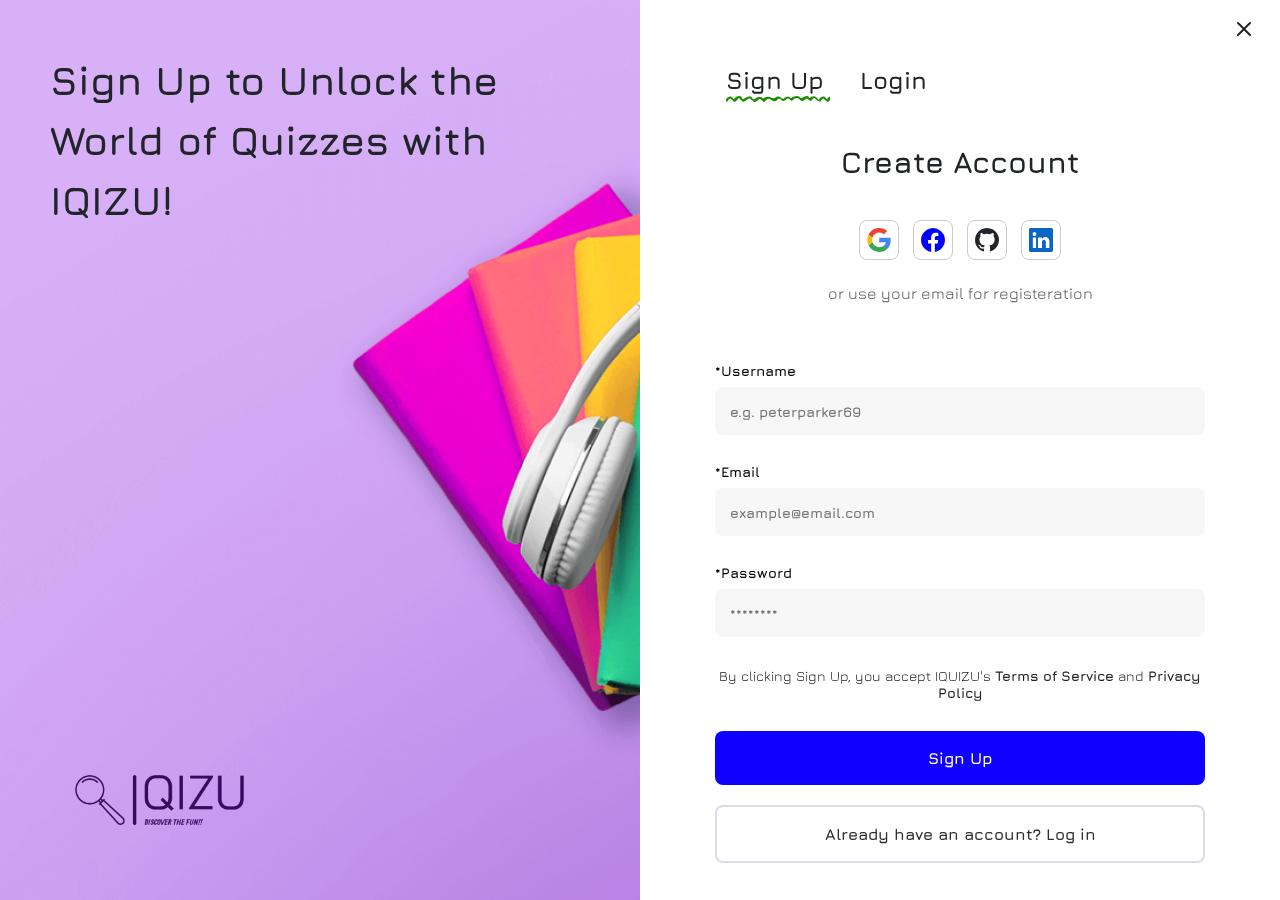
<file: login-signup.html>
<!DOCTYPE html>
    <html lang="en">
    <head>
        <meta charset="UTF-8">
        <meta name="viewport" content="width=device-width, initial-scale=1.0">
        <title>Login/Signup - IQIZU</title>
        <link rel="stylesheet" href="style.css">
        <link rel="stylesheet" href="https://cdn.jsdelivr.net/npm/bootstrap-icons@1.11.3/font/bootstrap-icons.min.css">
    </head>
    <style>
     
    </style>
    <body>
        <section id="sign" class="log-sign-container sign">
            <div class="log-img-con" style="background-image: url(img/QZ.png); background-repeat: no-repeat; background-size: cover;">
                <h1>Sign Up to Unlock the World of Quizzes with IQIZU!</h1>
                <div class="log-sign-img-container">
                    <img src="img/qizu-high-resolutio.png" alt="logo">
                </div>
            </div>
       
            <div class="log-sign-form-container">
                <div class="close">
                    <a href="index.html">
                        <i class="bi bi-x"></i>
                    </a>
                </div>
                <div class="cta-headings">
                    <a href="#" class="cta-signup"><h2>Sign Up</h2></a>
                    <a href="#" id="cta-login"><h2>Login</h2></a>
                </div>
                
                <div class="form-container sign-up">
                   
                        <h1>Create Account</h1>
                        <div class="social-icon">
                            <a href="#" class="icon"><img src="img/google-icon-logo-svgrepo-com.svg" alt=""  style="width: 24px;"></a>
                            <a href="#" class="icon"><i class="bi bi-facebook" style="color: blue; "></i></a>
                            <a href="#" class="icon"><i class="bi bi-github" ></i></a>
                            <a href="#" class="icon"><i class="bi bi-linkedin" style="color: #0A66C2;"></i></a>
                        </div>
                        <div class="choice-text">or use your email for registeration</div>
                        <form>
                            <div class="form-label">
                                <label for="Username">*Username</label>
                            </div>
                        <div class="textarea"><input type="text" placeholder="e.g. peterparker69" required></div>
                        <div class="form-label">
                            <label for="email">*Email</label>
                        </div>
                        <div class="textarea"><input type="email" placeholder="example@email.com" required></div>
                        <div class="form-label">
                            <label for="password">*Password</label>
                        </div>
                        <div class="textarea"><input type="password" placeholder="********" required></div>
                        <div class="tnc">By clicking Sign Up, you accept IQUIZU's 
                            <span>Terms of Service</span>
                             and 
                             <span>Privacy Policy</span> </div>
                        <button type="submit">Sign Up</button>
                        <button type="button" class="login-ref" id="switchToLogin">Already have an account? Log in</button>
                    </form>
                </div>
            </div>
        </section>
        



        
        <section id="log" class="log-sign-container log">
            <div class="log-img-con" style="background-image: url(img/QZ.png); background-repeat: no-repeat; background-size: cover;">
                <h1>Welcome Back! <br> Let's Pick Up Where You Left Off!</h1>
                <div class="log-sign-img-container">
                    <img src="img/qizu-high-resolutio.png" alt="logo">
                </div>
            </div>
       
            <div class="log-sign-form-container">
                <div class="close">
                    <a href="index.html">
                        <i class="bi bi-x"></i>
                    </a>
                </div>
                <div class="cta-headings">
                    <a href="#" id="cta-signup"><h2>Sign Up</h2></a>
                    <a href="#" class="cta-login"><h2>Login</h2></a>
                </div>
                
                <div class="form-container login">
                   
                        <h1>Log in with</h1>
                        <div class="social-icon">
                            <a href="#" class="icon"><img src="img/google-icon-logo-svgrepo-com.svg" alt=""  style="width: 24px;"></a>
                            <a href="#" class="icon"><i class="bi bi-facebook" style="color: blue;"></i></a>
                            <a href="#" class="icon"><i class="bi bi-github" ></i></a>
                            <a href="#" class="icon"><i class="bi bi-linkedin" style="color: #0A66C2;"></i></a>
                        </div>
                        <div class="choice-text">or use your Email and Password</div>
                        <form>
                            <div class="form-label">
                            <label for="email">*Email</label>
                        </div>
                        <div class="textarea"><input type="email" placeholder="example@email.com"></div>
                        <div class="form-label">
                            <label for="password">*Password</label>
                        </div>
                        <div class="textarea"><input type="password" placeholder="********" required></div>
                        <div class="tnc">By clicking Login, you accept IQUIZU's 
                            <span>Terms of Service</span>
                             and 
                             <span>Privacy Policy</span> </div>
                        <button type="submit">Login</button>
                        <button type="button" class="sign-ref" id="switchToSignUp" >New to IQUIZU? Create an account</button>                            
                    </form>
                </div>
            </div>
        </section>
        
       
       



<script src="script.js"></script>
    </body>
    </html>
    
</body>
</html>
</file>
<file: style.css>
@import url('https://fonts.googleapis.com/css2?family=Kaushan+Script&family=Poppins:ital,wght@0,100;0,200;0,300;0,400;0,500;0,600;0,700;0,800;0,900;1,100;1,200;1,300;1,400;1,500;1,600;1,700;1,800;1,900&display=swap');
@import url('https://fonts.googleapis.com/css2?family=Jura:wght@300..700&display=swap');
@import url("https://cdn.jsdelivr.net/npm/bootstrap-icons@1.11.3/font/bootstrap-icons.min.css");
/* General styles */

  *, *::before, *::after{
      margin: 0;
      padding: 0;
      font-family:"Jura", sans-serif;
      box-sizing: border-box;
      }

      html{
        scroll-behavior: smooth;
      }

  body{
      background-color: #ffffff;
      color: #0E01FF;
      
      
  }

  .main{
    min-height: 100vh;
    background-color: #fff;
    transition: all ease 0.3s ;
    pointer-events: auto;
  }

  .main.active{
    filter: blur(300px);
    pointer-events: none;

  }



/* Header  */
header {
    width: 100%;
    margin: 0 auto;
    background-color: #fff;
    display: flex;
    justify-content: space-between;
    align-items: center;
    padding: 0 5%;
    position: sticky;
    z-index: 1;
    top:0;
    box-shadow: 0px  0px 1px black;

    

  }
  
 .img-container a img{
    margin-top: 7px;
    width: auto;
    height: 50px;
    transition: 0.5 ease;
    
  }

  .img-container a img:hover{
    transform: scale(1.07,1.07);
  }

  .img-container a::before {
    content: '';
    display: block;
    height: 5px;
    background-color: #0E01FF;
    position: absolute;
    top: -1px;
    left: -100px;
    width: 0%;
    transition: all ease-in-out 250ms;
  }

  .img-container a:hover::before {
    width: 910%;
    overflow-x: hidden;
    
  }

  .logo {
    cursor: pointer;
  }


  nav{
    position: relative;
  }

  .nav__links {
    list-style: none;
    display: flex;
    margin-left: 125px;
  }
  
  .nav__links a,
  a {
    display: inline-block;
    font-family:"Jura", sans-serif;
    font-style: normal; 
    font-weight:bolder;
    text-transform: uppercase;
    color: #212529;
    text-decoration: none;
    position: relative;
    top:0;    
   
  }
  
 
  
  .nav__links li {
    padding: 0px 16px;
  }
  
  .nav__links li a {
    transition: color 0.3s ease 0s;
  }
  
  .nav__links li a:hover {
    color: hsl(331, 100%, 50%);
    transition: all ease 150ms;
     transform: scale(1.1);
  }

  

nav a::before {
    content: '';
    display: block;
    height: 2.5px;
    background-color: #FF4454;
    position: absolute;
    top: -7px;
    width: 0%;
    transition: all ease-in-out 250ms;
  } 

   header a:hover::before {
    width: 100%;

  }

  
  #home{
    color: #FF0000;
    
  }
 
    #home::before {
      content: '';
      display: block;
      height: 1.8px;
      background-color: #5744ff;
      position: absolute;
      top: -7px;
      transition: all ease-in 250ms;
      width: 100%;
      
    }

    #home:hover::before{
        height: 2.5px;
        background-color: #ee2a7b;
    }

    
  #about{
    color: #FF0000;
    
  }
 
    #about::before {
      content: '';
      display: block;
      height: 1.8px;
      background-color: #5744ff;
      position: absolute;
      top: -7px;
      transition: all ease-in-out 250ms;
      width: 100%;
    }

    #about:hover::before{
        height: 2.5px;
        background-color: #ee2a7b;
    }
    
    #contact{
      color: #FF0000;
      
    }

    #contact::before {
      content: '';
      display: block;
      height: 1.8px;
      background-color: #5744ff;
      position: absolute;
      top: -7px;
      transition: all ease-in 250ms;
      width: 100%;
      
    }

    #contact:hover::before{
        height: 2.5px;
        background-color: #ee2a7b;
    }


    
  .btn {
    display: flex;
    justify-content: space-between;
    align-items: center;
    position: relative;
    left: 70px;
    padding: 10px 30px;
    border-radius: 10px;
    font-size: 13px;
    font-weight: bolder;
     }

     .btn button{
      height: 39.2px;
      padding: 10px 30px;
      border-radius: 10px;
      font-size: 13px;
      font-weight: bolder;
      cursor: pointer;
     
    } 
  
  .btn #login-btn{
    background-color: #fff;
     color:  #0E01FF;
     margin: 0 10px;
     border: 2px solid #0E01FF;
    }
  
  .btn #signup-btn{
    color: #fff;
    background-color: #0E01FF;
    border: 2px solid #0E01FF;
    text-shadow:
    0 0 10px rgb(255, 255, 255),
    0 0 20px rgb(255, 255, 255),
    0 0 40px rgb(255, 255, 255),
    0 0 80px rgb(255, 255, 255);
     margin:0 10px;
     

  }

 .btn #login-btn:hover {
    transition:  all ease 250ms;
    background-color:#0E01FF ;
    color: #fff;
    border: 2px solid  #0E01FF;
    text-shadow:
     0 0 10px rgb(255, 0, 0),
     0 0 20px rgb(255, 3, 3),
     0 0 40px rgb(66, 154, 19),
     0 0 80px rgb(255, 0, 0);
     
  }
  
  .btn #login-btn:active {
    transition:  all ease 250ms;
    transform: scale(0.9,0.9) ;
    background-color:#0E01FF ;
    color: #fff;
    border: 2px solid  #fff;
    text-shadow:
     0 0 10px rgb(255, 0, 0),
     0 0 20px rgb(255, 3, 3),
     0 0 40px rgb(66, 154, 19),
     0 0 80px rgb(255, 0, 0);
     
  }
  
  
  .btn #signup-btn:hover {
    transition: all ease 250ms;
    background-color:#FE007B ;
    color: #000000;
    border: 2px solid #000000;
    text-shadow:
     0 0 10px rgb(255, 255, 255),
     0 0 20px rgb(255, 255, 255),
     0 0 40px rgb(255, 255, 255),
     0 0 80px rgb(255, 255, 255);
     margin: 0 10px;
  }

   
  .btn #signup-btn:active {
    transition: all ease 250ms;
    transform: scale(0.9);
    background-color:#c4005f ;
    color: #ffffff;
    border: 2px solid #000000;
    text-shadow:
     0 0 10px rgb(255, 255, 255),
     0 0 20px rgb(255, 255, 255),
     0 0 40px rgb(255, 255, 255),
     0 0 80px rgb(255, 255, 255);
     margin: 0 10px;
  }
  
  /* ABOUT Starts here.................................*/
  .abt-heading {
    background: #0E01FF;
    height: 300px;
    padding: 60px;
    text-align: center;
    color: #ffffff;

  }

  .abt-heading h1{
    font-size: 60px;
    padding: 30px 40px 0 40px;
    color: #ffffff;
    
  }

  .abt-heading p{
    font-size: 25px;
    padding-top: 10px;
  }

  .abt-conatiner{
    width: 80%;
    margin: 0 auto;
    padding: 20px;
  }

  .headlines{
    margin: 40px 0;
    text-align: justify;
    color: #212529;;

  }

  .headlines h2{
    font-size: 32px;
    font-weight: 500;
  }

  .headlines p{
    font-size:18px ;
    margin-bottom: 20px;
    padding: 2px 0 0 15px;
  
  }

  .headlines li{
    font-size:18px ;
    margin-left: 60px;
  }

  .headlines .btn {
    border: 2px solid transparent;
    display: inline-block;
    padding: 10px 20px;
    margin: 5px 0 0 20px ;
    left: 0px;
    background-color:#0E01FF ;
    color: rgb(255, 251, 251);
    align-items: center;
    font-size: 16px;
    text-transform: uppercase;
    transition: 0.2s all ease-in-out;
    }

    .headlines .btn:hover{
    background-color: #FE007B;
    color: #000000;
    transform: scale(0.9);
    transition: all ease 250ms;
    border: 2px solid #000000;
    text-shadow:
     0 0 10px rgb(255, 255, 255),
     0 0 20px rgb(255, 255, 255),
     0 0 40px rgb(255, 255, 255),
     0 0 80px rgb(255, 255, 255);  
    }
    
     .headlines .btn:hover{
    background-color: #FE007B;
    color: #000000;
    transform: scale(0.9);
    transition: all ease 250ms;
    border: 2px solid #000000;
    text-shadow:
     0 0 10px rgb(255, 255, 255),
     0 0 20px rgb(255, 255, 255),
     0 0 40px rgb(255, 255, 255),
     0 0 80px rgb(255, 255, 255);  
    }
    
    /* ABOUT .......TEAM division */
    #team {
      text-align: center;
      padding: 50px 20px;
      background-color: #f6f7fb;
    } 
     
    .team-container {
      display: flex;
      justify-content: center;
      align-content: center;
      gap: 30px;
      margin-top: 20px;
    } 

        

    .team-member {
      text-align: center;
    }

    .team-member img {
      border-radius: 50%;
      width: 50%;
      height: 100px;
    }

    .team-member h3 {
      font-size: 18px;
      margin: 10px 0;
    }

   

    .team-member {
      width: 250px;
      background: #ffffff ;
      padding: 20px;
      border-radius: 8px;
      box-shadow: 5px 10px 10px rgba(0, 0, 0, 0.6);
    }

    .team-member h3 {
      margin-top: 15px;
      font-size: 19px;
      color: #333;
    }

    .team-member p {
      font-size: 15px;
      color: #666;
      margin-top: 5px;
      height:90px
    }

    .team-member .social-icons {
      margin-top: 20px;
    }


    .team-member .social-icons a {
      margin: 0 10px;
      font-size: 25px;
      color: white;
      cursor: pointer;


    }

    .team-member .social-icons a:hover {
      transform: scale(1.1);
      transition:  all ease ;
      
    }
      

 /* ABOUT end  here................................  */




/* Contact starts here.............................. */
    .contact-sec1{
      text-align: center;
      padding: 60px;
      background: #0E01FF;
      height: 300px;
      text-align: center;
      color: #ffffff;
    }

    .contact-sec1 h1{
      font-size: 60px;
      padding: 30px 40px 0 40px;
      
    }

    
    .contact-sec1 p{
      font-size: 25px;
      padding-top: 10px;
    }

    .contact-main{
      display: flex;
      background-color: #fff;
      width: 100%;  
      padding: 0px;
    }

    .contact-sec2{
      display: flex;
      flex-direction: column;
      height: 750px;
      width: 94%;
      background-color: #161616;
      border-radius: 8px;
      margin: 50px;
      
    }

    .contact-sec2 .img-sec img{
      width:100% ; 
      height: 450px;
      background-repeat: no-repeat;
      background-size: cover;
      margin-top: 50px;
    }

    .contact-main h1{
      font-size: 50px;
      color: #fff;
      position: absolute;
      top: 800px;
      left: 250px;
    }

    .con-info{
      display: flex;
      justify-content:space-evenly;
      padding: 50px 450px 0 0;
      }
      
    .con-info .address p{
      color: #f6f7fb;
      width: 120px;
      padding-top: 20px;
      line-height: 1.4;
    }

    .con-info .contact-details p{
      color: #f6f7fb;
      padding-top: 5px;
      line-height: 1.4;
    }

    .con-info .contact-details #con-email{
      color: #f6f7fb;
      padding-top: 20px;
      line-height: 1.4;
    }

    .contact-details a{
      color: rgb(170, 216, 216);
    }

    .contact-details a:hover{
      color: #FF0000;
    }

    .con-info h3{
      color: #f6f6f6;
      font-size: 24px;
 
    }


    
    .contact-form h2{
      padding: 30px 0 0 30px;
      font-size: 20px;
      color: #000000;
    }
    

    .wrap-input-3 .input {
      width: 100%;
      box-sizing: border-box;
      letter-spacing: 1px;
      border: 0;
      padding: 7px 5px;
      border-bottom: 1px solid #ccc;
      background-color: transparent;
      padding-top: 20px;
      margin:  0 20px 0 20px ;

    
    }
    
    .wrap-input-3 .input:focus {
      outline: none;
    }
    
    .wrap-input-3 {
      width: 80%;
      margin: 40px 3%;
      position: relative;
    }
    
    .wrap-input-3 .input ~ .focus-border {
      position: absolute;
      bottom: 0;
      left: 20px;
      width: 100%;
      height: 2px;
      z-index: 99;
    }
    .wrap-input-3 .input ~ .focus-border:before,
    .wrap-input-3 .input ~ .focus-border:after {
      content: "";
      position: absolute;
      bottom: 0;
      left: 0;
      width: 0;
      height: 100%;
      background-color: #0E01FF;
      transition: 0.4s;
    }
    .wrap-input-3 .input ~ .focus-border:after {
      left: auto;
      right: 0;
    }
    .wrap-input-3 .input:focus ~ .focus-border:before,
    .wrap-input-3 .input:focus ~ .focus-border:after {
      width: 50%;
      transition: 0.4s;
    }

    .contact-form{
      width: 450px;
      height:620px;
      position: absolute;
      background-color: #ffffff;
      border-radius: 10px;
      top: 390px;
      right: 140px;
      border: 2px solid black;
      box-shadow: rgb(255, 255, 255) 5px 5px 20px -10px;
    }


    .form-file{
      display: flex;
      justify-content: space-between;
      align-items: center;

    }


    .form-file label{
      color: #000000;
      padding-left: 35px;
      text-align: center;
    }

    .form-file label :hover{
      color: #FE007B;
    }
    .form-file #upload-icon{
      color: #0E01FF;
      font-size: 25px;
    }

    .form-file #upload-icon:hover{
      color: #FF0000;
    }
  
  
   .form-button button {
     position: relative;
      background-color: #000000;
      color: white;
      padding: 15px 25px;
      border: none;
      cursor: pointer;
      transition: background-color 0.3s;
      border-top-left-radius: 5px;
      border-bottom-left-radius: 5px;
      transition: all ease 0.3s ease;
    }
  
  .form-button button:hover {
      background-color: #373737;

  }



    .contact-map  {
        padding: 50px;
        font-weight: 800;
        text-align: center;
        background: #fff;
    }

    .contact-map h2{
      color: #0E01FF;
      font-size: 36px;
      text-shadow: 0px 0px 2px #0E01FF;
    }

    .contact-map iframe {
        border: none;
        border-radius: 5px;
        margin-top: 10px
    }


/* Contact ends here....................................  */





 /* Footer Starts here ............................ */

    footer{
      background: #212529;
      padding: 40px 0;
      height: 400px;
      position: relative;
    }
      
    .footer-con{
      width: 100%;
      margin: 0 auto;
      display: flex;
      justify-content: space-around;
      align-items: flex-start;
      padding: 20px 120px;
    }

    .footer-con div{
      flex: 1;    
    }

    .footer-about, .footer-links, .footer-socials, .footer-subs{
      max-width: 300px;
    }

    .footer-about p{
      margin-top:10px;
      color: #fff;
      line-height: 1.4;
      padding-right:30px;
      text-align: justify;
  }

    .footer-subs form{
      margin-top: 20px;
    }
  .footer-links ul {
      list-style-type: none;
      padding: 10px 0 0 2px;
  }

  .footer-links ul li {
      margin-bottom: 10px;
  }

  .footer-links ul li a {
      color: #fff;
      text-decoration: none;
      transition: color 0.3s ease;
  }

  .footer-links ul li a:hover {
      color: #FF4454;
  }

  .footer-socials .socials-icons a {
      margin: 10px 10px 0 0 ;
      color: #c3c3c3;
      font-size: 20px;
      transition: transform 0.3s ease;
  }

  .footer-socials .socials-icons a:hover {
      transform: scale(1.1);
      color: white;

  }

  .footer-subs form{
    display: flex;
  }
  .footer-subs form input {
      padding: 10px;
      border: none;
      border-radius: 5px;
      margin-right: 10px;
      
  }

  .footer-subs form button {
      padding: 10px 20px;
      background-color: #080bcb;
      border: none;
      border-radius: 5px;
      color: #fff;
      cursor: pointer;
      transition: all ease 250ms;
  }

  .footer-subs form button:hover {
      background-color: #FE007B;
      color: #000000;
      text-shadow:
        0 0 10px rgb(255, 255, 255),
        0 0 20px rgb(255, 255, 255),
        0 0 40px rgb(255, 255, 255),
        0 0 80px rgb(255, 255, 255);  
      transform: scale(0.9) ;

  }


    .footer-bottom{
      background-color: #0D00CC;
      padding: 10px 0;
      text-align: center;
      font-size: 14px;
      color: #fff;
      margin-top: 60px;
  }

  .footer-bottom .back-to-top {
      color: #fff;
      text-decoration: none;
      margin-left: 20px;
      padding-top: 5px;
      transition: transform 150ms ease;

      
  }

  .footer-bottom .back-to-top:hover {
      color: #FF4454;
      transform: scale(1.02);

  }

  footer #luffy{
    position: absolute;
    left: 70px;
    bottom: 25px;
    width: 200px;
    height: 200px;
  }

  footer #boa{
    object-fit: contain;
    position: absolute;
    right: 2%;
    bottom:14%;
    width: 150px;
    height: 150px;
  }
    

  /* Footer Ends here ............................ */

  .main-con{
    display: flex;
    align-items: center;
    justify-content:space-between;

   }

   .main-con .first-sec{
    display: flex;
    justify-content: space-evenly;
    align-items: center ;
    overflow: hidden;
    background-color: #fff;

   }

   .main-con .first-sec .col1{
    padding: 30px 0 60px 0;
    margin-left: 190px;

    
   }

   
   .main-con .first-sec .col2{
    margin: 44px 222px 64px 0 ;
   }


  .main-con h1 {
    font-size: 60px;
    padding-bottom: 20px;
    line-height: 0.8;
    color:#0E01FF;
    text-align: left;
    } 

    .main-con h1::first-letter{
      font-size: 75px;
      color: red;

    }

    .main-con h1::after {
      content: " DISCOVER THE FUN !!";
      font-size: 20px;
      line-height: 1;
      } 
  

    .main-con .col1 .text {
    font-size: 20px;
    font-family:"Jura", sans-serif;
    color: #212529;
    line-height: 1.6;
    }

    .main-con .col1 .start-btn {
      border: 2px solid transparent;
      display: inline-block;
      padding: 15px 32px;
      margin: 30px 0 0 20px ;
      left: -20px;
      bottom: 450px;
      background-color:#0E01FF ;
      color: rgb(255, 251, 251);
      align-items: center;
      justify-content: center;
      font-size: 16px;
      text-transform: uppercase;
      font-weight: 800;
      border-radius: 8px;
      transition: 0.2s all ease-in-out;
      }

      .main-con .start-btn:hover{
      background-color: #FE007B;
      color: #000000;
      transform: scale(0.9);
      transition: all ease 250ms;
      border: 2px solid #000000;
      text-shadow:
       0 0 10px rgb(255, 255, 255),
       0 0 20px rgb(255, 255, 255),
       0 0 40px rgb(255, 255, 255),
       0 0 80px rgb(255, 255, 255);  
      }
 
      .second-sec{
        background: #ffffff;
        height: auto;
        padding: 64px 128px;

      }

      .sec-main-con{
        width: 900px;
        height: auto;
        display: flex;
        flex-direction: column;
        align-items: center;
        margin:auto;
        
        
      }

      .sec-main-con .headline{
        font-size: 36px;
        margin-bottom: 24px;
        

      }

      .sec-main-con .text{
        font-size: 20px;
        margin-bottom: 24px;
        line-height: 1.4;
        text-align: justify;
        color: #212529;
      }

  
      /* Cards Start here....................  */
   
      .card-head .heading{
        padding: 40px 0 0 0  ;
        font-size: 30px;
        text-align: center;
        color: #0E01FF;
        
      }  

      .card-head p{
        padding:20px 10% 50px 10%  ;
        font-size: 20px;
        text-align: center;
        color: #212529;
      }

    #cards-sec {
      display: flex;
      flex-direction: column;
       /* justify-content: center; */
      align-items: center; 
      position:relative;
      width: 100%;
      height: 640px;
      background: #f5f5f5;
      box-shadow: 0 30px 50px #dbdbdb;
      border: 2px solid black;
    }
   


    .slide .item{
      width: 200px;
      height: 200px;
      position: absolute;
      top: 80%;
      transform: translate(0, -50%);
      border-radius: 12px;
      box-shadow: 0 0 10px #000000;
      background-position: 50% 50%;
      background-size: cover;
      display: inline-block;
      transition: 0.5s;

  }
  
.item:nth-child(1),.item:nth-child(2)::after{
  content: " ";
  position: absolute;
  top: 0;
  width: 100%;
  height: 638px;
  z-index: -99 ;
  
  transition: all ease-in-out 0.5s;
}

.item:nth-child(1),.item:nth-child(2):hover::after{
  box-shadow: 500px 0px  200px rgba(0,0,0,0.9) inset;
  
}

  .slide .item:nth-child(1),
  .slide .item:nth-child(2){
      top: 0;
      left: 0;
      transform: translate(0, 0);
      border-radius: 0;
      width: 100%;
      height: 100%;
  }
  
  
  .slide .item:nth-child(3){
      left: 55%;
  }
  .slide .item:nth-child(4){
      left: calc(55% + 220px);
  }
  .slide .item:nth-child(5){
      left: calc(55% + 440px);
  }
  
  /* here n = 0, 1, 2, 3,... */
  .slide .item:nth-child(n + 6){
      left: calc(55% + 660px);
      opacity: 0;
  }

  
  .item .content{
      position: absolute;
      top: 50%;
      left: 100px;
      width: 300px;
      text-align: left;
      color: #ffffff;
      transform: translate(0, -50%);
      font-family: system-ui;
      display: none;
      
      
  }
  
  

      .content button:hover {
          color: #FFFFFF; /* White */
          background-color: #FF8C00; /* Dark orange */
      }
  
  
  
  
  .slide .item:nth-child(2) .content{
      display: block;
  }
  
  
  .content .name{
      font-size: 40px;
      text-transform: uppercase;
      font-weight: bold;
      opacity: 0;
      animation: animate 1s ease-in-out 1 forwards;
  }
  
  .content .des{
      margin-top: 10px;
      margin-bottom: 20px;
      opacity: 0;
      animation: animate 1s ease-in-out 0.3s 1 forwards;
  }
  
  .content button{
      padding: 10px 20px;
      border: none;
      cursor: pointer;
      opacity: 0;
      animation: animate 1s ease-in-out 0.6s 1 forwards;
  }
  
 
  @keyframes animate {
      from{
          opacity: 0;
          transform: translate(0, 100px);
          filter: blur(33px);
      }
  
      to{
          opacity: 1;
          transform: translate(0);
          filter: blur(0);
      }
  }
  
  
  
  .button{
      width: 100%;
      text-align: center;
      position: absolute;
      bottom: 20px;
  }
  
  .button button{
      width: 40px;
      height: 35px;
      border-radius: 8px;
      border: none;
      cursor: pointer;
      margin: 0 5px;
      background-color: #ffffffa5;
      border: 1px solid #00000057;
      transition: 0.3s;
  }
  
  .button button:hover{
      background: #0500006f;
      color: #fff;
  }
 
      /* Cards Ends here....................  */
      

        /* Faq Starts here......................... */
        #faq-section {
          padding: 100px;
      }
      
      #faq-section h1 {
          text-align: center;
          font-size: 45px;
          margin-bottom: 40px;
          text-align: start;
          color: #0E01FF;
          padding: 0 0 0 5%;
      }
      
      .faq-container {
          margin: 0 10% 0 10%;
          
          
      }
      
      .faq-item {
            padding: 0;
      }
      
      .faq-question {
          width: 100%;
          background-color: transparent;
          color: #000000;
          border: none;
          text-align: left;
          padding: 13px;
          font-size: 24px;
          cursor: pointer;
          display: flex;
          justify-content: space-between;
          align-items: center;
          
      }
      
      .faq-question:hover {
          color: #686767 ;
          
      }
      
     
    
      
      .faq-answer {
          padding: 15px;
          display: none;
          background-color: transparent;
          color: #000000BF;
          font-weight: 1000;
          opacity: 0;
          animation: animate .4s ease-in-out 0.1s 1 forwards;

      }
      
      @keyframes animate {
        from{
            transform: translate(0px, -50px);
            opacity: 0;
        }
    
        to{
          opacity: 1;
            transform: translate(0);
        }
    }
      
      .faq-answer a{
        color: #2c2c2d;
        
      }

      .faq-answer a:hover{
        color: #8b8b8b;
      }

      .faq-question.active {
        background-color: #f2f2f4;
        opacity: 1;
        

      }

      .faq-question.active i {
          transform: rotate(180deg);
          
      }
      

        /* Faq Ends here.......................... ./




        /* Login-signup Starts here................ */
      .log-sign-container{
        width: 100%;
        height: 100vh;
        display: flex;
        }

       .log-img-con{
        width: 50%;
        height: 100%;
        position: relative;
       } 

       .log {
        display: none;
       }

      .sign {
        display: flex; 
      }
  

       .log-img-con h1{
        font-size: 40px;
        color: #212529;
        width: 500px;
        margin: 50px;
        line-height: 1.5;

       }

       .log-sign-img-container img{
        position: absolute;
        bottom: 75px;
        left: 75px;
        width: auto;
        height: 50px;
        mix-blend-mode:luminosity;        
      }
    

       .log-sign-form-container{
        width: 50%;
        height: auto;
        padding: 16px;
        display: block;
        overflow: scroll;
       }

       .close{
        position: absolute;
        font-size: 32px;
        top: 10px;
        right: 20px;
        cursor: pointer;
       }

       .log-sign-form-container .cta-headings{
        display: inline-block;
        justify-content: flex-start;
        padding:50px 0px 0 70px;


       }

       .cta-headings h2{
        text-transform: capitalize;
        margin-right: 32px;
       }

  
       .sign .cta-headings .cta-signup::before {
        content: '';
        display: block;
        height:6px;  
        background-image: url(img/accents_underline_modified.d4e92e44.svg); 
        mix-blend-mode: difference;
        position: absolute;
        bottom:-8px;
        width: 80%;
      } 
      
       .log .cta-headings .cta-login::before {
        content: '';
        display: block;
        height: 6px;
        background-image: url(img/accents_underline_modified.d4e92e44.svg); 
        mix-blend-mode: difference;
        position: absolute;
        bottom:-8px;
        width: 80%;
      } 
    
      .form-container{
        padding: 0 32px 64px;

      }

      .form-container form{
        background-color: #fff;
        margin-top: 32px;
        padding: 0 5% 0 5% ;
        height: auto;
        display: flex;
        flex-direction: column;
        justify-content: center;
        }
        
        .form-container h1{
          text-align: center;
          font-size: 30px;
          padding-top:50px;
          color: #212529;
        }

        .social-icon{
          margin: 40px 0 0 0;
          font-size: 24px;
          display: flex;
          justify-content: center;
          align-items: center;
          }
          
          .social-icon a{
          border: 1px solid #ccc;
          border-radius: 20%;
          display: inline-flex;
          justify-content: center;
          align-items: center;
          margin: 0 7px;
          width: 40px;
          height: 40px;
          }

          .form-container .choice-text{
            color: #555555;
            font-size: 16px;
            text-align: center;
            margin-top: 24px;
          }

          .form-container .form-label{
            color: #000000;
            font-weight: bolder;
            font-size: 14px;
            margin: 28px 0 8px 0 ;
          }


        .form-container form input{
        background-color: #f2f2f2a1;
        border: none;
        padding: 10px 15px;
        font-size: 14px;
        border-radius: 8px;
        width: 100%;
        height: 48px;
        outline: none;
        font-weight: bolder;
        }

         .form-container form .textarea{ 
          display: block;
          position: relative;
        }


        .form-container form .textarea:after{
          content: " " ;
          background-color: #000000;
          color: #000000;
          position: absolute;
          width: 0%;
          left: 0;
          bottom: 0;
          height: 2px;
          transition: 0.4s;
      } 
 
      .form-container form .textarea:focus-within:after {
        width: 100%;
      }

      

       .tnc{
        color: #212529;
        font-size: 14px;
        margin-top: 30px;
        text-align: center;
       }

       .tnc span{
        color: #212529;
        font-weight: 800;
        cursor: pointer;
       }
        
       .form-container button{
        border: none;
        cursor: pointer;
        padding: 18px 30px;
        margin: 30px 0 0 0px ;
        background-color:#0E01FF ;
        color: rgb(255, 251, 251);
        font-weight:bolder;
        align-items: center;
        font-size: 16px;
        border-radius: 8px;
        transition: 0.3s all ease-in-out;
       }

       .form-container button:hover {
        background-color: #1b12c2;
    }

    .sign .form-container .login-ref{
      border: 2px solid #d9dde8;
      cursor: pointer;
      padding: 18px 30px;
      margin: 20px 0 0 0px ;
      background-color:#ffffff ;
      color: #2f2f2f;
      font-weight:bolder;
      align-items: center;
      font-size: 16px;
      border-radius: 8px;
      transition: 0.3s all ease-in-out;
     }

     .sign .form-container .login-ref:hover {
      background-color: #e8e8e88b;
  }

  .form-container .sign-ref{
    border: 2px solid #d9dde8;
    cursor: pointer;
    padding: 18px 30px;
    margin: 20px 0 0 0px ;
    background-color:#ffffff ;
    color: #2f2f2f;
    font-weight:bolder;
    align-items: center;
    font-size: 16px;
    border-radius: 8px;
    transition: 0.3s all ease-in-out;
   }

   .form-container .sign-ref:hover {
    background-color: #e8e8e88b;
}

        /* Login-signup Ends here................ */


/* Feedback popup.............. */


      .feedback-popup{
          position: fixed;
          top: 50%;
          left: 50%;
          transform: translate(-50%,-50%) scale(.9);
          width:auto;
          height: 320px;
          background: #fff;
          border-radius: 6px;
          border: 2px solid black;
          padding: 10px 25px;
          opacity: 0;
          pointer-events: none;
          transition: all ease 50ms;
          z-index: 10;
          box-shadow: 0 0px  100px rgb(0, 0, 0);
          
          
      }

      .feedback-popup.active {
        opacity: 1; 
        pointer-events: auto;
        transform: translate (-50%, -50%) scale(1);
        }

        .confeed-main{
          min-height: 100vh;
          background-color: #fff;
          transition: all ease 0.3s ;
          pointer-events: auto;
        }
      
        .confeed-main.active{
          filter: blur(500px);
          pointer-events: none;
      
        }


      .feedback-popup h1,h4{
        text-align: center;
        color: #212529;
        
      }

      
      .feedback-popup h1{
        color: #FE007B;
        font-size: 40px;
        margin-top: 100px;
        padding-bottom: 15px;
      }

      

        .close-f{
          position: absolute;
          font-size: 32px;
          top: 5px;
          right: 5px;
          cursor: pointer;
          pointer-events: all;
         }

         .feedback-popup img{
          width: 200px;
          position: absolute;
          top: -102px;
          left: 30%;
          z-index: 10;
         }
  

/* Feedback popup..............*/

/* subscribe-popup............................ */


      .subscribe-popup{
        position: fixed;
        top: 50%;
        left: 50%;
        transform: translate(-50%,-50%) scale(.9);
        width:auto;
        height: 320px;
        background: #fff;
        border-radius: 6px;
        border: 2px solid black;
        padding: 10px 25px;
        opacity: 0;
        pointer-events: none;
        transition: all ease 50ms;
        z-index: 10;
        box-shadow: 0 0px  100px rgb(0, 0, 0);
        
        
    }

    .subscribe-popup.active {
      opacity: 1; 
      pointer-events: auto;
      transform: translate (-50%, -50%) scale(1);
      }



    .subscribe-popup h1,h4{
      text-align: center;
      color: #212529;
      
    }

    
    .subscribe-popup h1{
      color: #FE007B;
      font-size: 40px;
      margin-top: 180px;
      padding-bottom: 15px;
    }

    

      .close-f{
        position: absolute;
        font-size: 32px;
        top: 5px;
        right: 5px;
        cursor: pointer;
        pointer-events: all;
       }

       .subscribe-popup img{
        width: 200px;
        position: absolute;
        top: -25px;
        left: 30%;
        z-index: 10;
       }

/* subscribe-popup............................... */

/* quiz section */
.app {
  background: #ffffffd6;
  width: 90%;
  max-width: 600px;
  margin: 100px auto 0;
  border-radius: 10px;
  padding: 30px;
  border: 2px solid black;
}

.app h1 {
  font-size: 25px;
  color: #FE007B;
  font-weight: 600;
  border-bottom: 2px solid #212529;
  padding-bottom: 20px;
  text-align: center;
}

.quiz {
  padding: 20px 0;
}

.quiz h2 {
  font-size: 18px;
  color: #212529;
  font-weight: 800;
  line-height: 1.2;
}



.btn-ans {
  background: #fff;
  color: #222;
  font-weight: 600;
  width:75%;
  border: 1px solid #222;
  padding: 10px;
  margin: 15px 0 0 60px;
  text-align: left;
  border-radius: 4px;
  cursor:pointer;
}

.btn-ans:hover:not([disabled]) {
  background: #0E01FF;
  color: #fff;
}

.btn-ans:disabled {
  cursor: no-drop;
}

#next-btn-ans {
  background: #0E01FF;
  color: #fff;
  font-weight: 600px;
  border: 0;
  padding: 15px 60px;
  margin: 30px auto 0;
  border-radius: 4px;
  cursor: pointer;
  display: none;
}

#next-btn-ans:hover{
  background-color: #080bcb;
}

.correct {
  background: #9aeabc;
}

.incorrect {
  background: #ff9393;
} 
  


/* quiz image  */

.quiz-image{
    width: 150px;
    height: auto;
    border: 1px solid black;
    margin: 15px 0 0px 200px;
}
</file>
